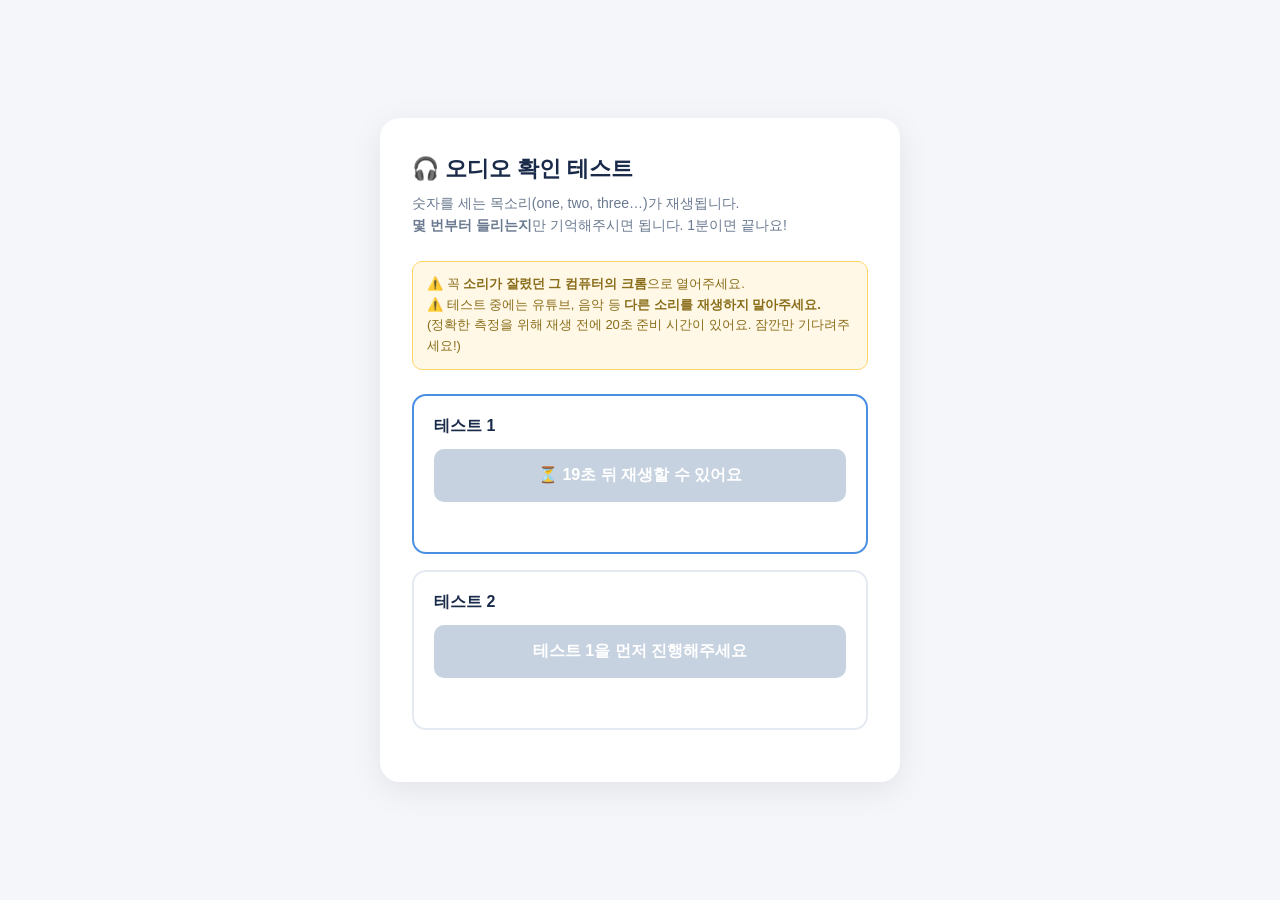
<file: audio-test.html>
<!DOCTYPE html>
<html lang="ko">
<head>
<meta charset="UTF-8">
<meta name="viewport" content="width=device-width, initial-scale=1.0">
<title>오디오 확인 테스트</title>
<style>
  * { margin: 0; padding: 0; box-sizing: border-box; }
  body {
    font-family: 'Pretendard', -apple-system, BlinkMacSystemFont, 'Segoe UI', 'Malgun Gothic', sans-serif;
    background: #f4f6fa;
    min-height: 100vh;
    display: flex;
    justify-content: center;
    align-items: center;
    padding: 20px;
  }
  .card {
    background: #fff;
    border-radius: 20px;
    box-shadow: 0 8px 32px rgba(0,0,0,0.08);
    max-width: 520px;
    width: 100%;
    padding: 36px 32px;
  }
  h1 { font-size: 22px; color: #1a2b4a; margin-bottom: 8px; }
  .subtitle { font-size: 14px; color: #6b7a90; line-height: 1.6; margin-bottom: 24px; }
  .warn {
    background: #fff8e6;
    border: 1px solid #ffd666;
    border-radius: 10px;
    padding: 12px 14px;
    font-size: 13px;
    color: #8a6d1a;
    line-height: 1.6;
    margin-bottom: 24px;
  }
  .test-block {
    border: 2px solid #e5eaf2;
    border-radius: 14px;
    padding: 20px;
    margin-bottom: 16px;
    transition: border-color 0.3s;
  }
  .test-block.active { border-color: #4a90e2; }
  .test-block.done { border-color: #34c98e; background: #f4fdf9; }
  .test-title { font-size: 16px; font-weight: 700; color: #1a2b4a; margin-bottom: 12px; }
  .play-btn {
    width: 100%;
    padding: 16px;
    border: none;
    border-radius: 10px;
    background: #4a90e2;
    color: #fff;
    font-size: 16px;
    font-weight: 700;
    cursor: pointer;
    transition: background 0.2s;
  }
  .play-btn:hover:not(:disabled) { background: #3a7bc8; }
  .play-btn:disabled { background: #c7d2e0; cursor: not-allowed; }
  .status {
    font-size: 13px;
    color: #6b7a90;
    margin-top: 10px;
    min-height: 20px;
    line-height: 1.5;
  }
  .status.playing { color: #4a90e2; font-weight: 600; }
  .status.remember { color: #d97706; font-weight: 600; }
  .countdown-num { font-weight: 700; color: #4a90e2; }
  .result-guide {
    display: none;
    background: #eef6ff;
    border: 1px solid #b3d4f5;
    border-radius: 10px;
    padding: 16px;
    font-size: 14px;
    color: #1a4a7a;
    line-height: 1.7;
    margin-top: 8px;
  }
  .result-guide.show { display: block; }
</style>
</head>
<body>
<div class="card">
  <h1>🎧 오디오 확인 테스트</h1>
  <p class="subtitle">
    숫자를 세는 목소리(one, two, three…)가 재생됩니다.<br>
    <b>몇 번부터 들리는지</b>만 기억해주시면 됩니다. 1분이면 끝나요!
  </p>
  <div class="warn">
    ⚠️ 꼭 <b>소리가 잘렸던 그 컴퓨터의 크롬</b>으로 열어주세요.<br>
    ⚠️ 테스트 중에는 유튜브, 음악 등 <b>다른 소리를 재생하지 말아주세요.</b><br>
    (정확한 측정을 위해 재생 전에 20초 준비 시간이 있어요. 잠깐만 기다려주세요!)
  </div>

  <div class="test-block" id="block1">
    <div class="test-title">테스트 1</div>
    <button class="play-btn" id="btn1" disabled>준비 중…</button>
    <div class="status" id="status1"></div>
  </div>

  <div class="test-block" id="block2">
    <div class="test-title">테스트 2</div>
    <button class="play-btn" id="btn2" disabled>테스트 1을 먼저 진행해주세요</button>
    <div class="status" id="status2"></div>
  </div>

  <div class="result-guide" id="resultGuide">
    ✅ 테스트 완료! 아래 두 가지를 카톡으로 알려주세요.<br>
    ① 테스트 1에서 <b>처음 들린 숫자</b> (예: three부터 들렸어요)<br>
    ② 테스트 2에서 <b>처음 들린 숫자</b><br>
    <br>
    숫자가 하나도 안 들렸거나 다시 해보고 싶으시면, 20초 뒤에 버튼이 다시 켜지니 한 번 더 눌러보셔도 돼요.
  </div>
</div>

<script>
(function() {
  var COOLDOWN = 20; // 오디오 장치가 다시 잠들 때까지 기다리는 시간(초)
  var AUDIO_1 = 'audio-test-original.mp3';
  var AUDIO_2 = 'audio-test-padded.mp3';

  var btn1 = document.getElementById('btn1');
  var btn2 = document.getElementById('btn2');
  var status1 = document.getElementById('status1');
  var status2 = document.getElementById('status2');
  var block1 = document.getElementById('block1');
  var block2 = document.getElementById('block2');
  var resultGuide = document.getElementById('resultGuide');

  var test1Done = false;
  var test2Done = false;
  var playing = false;
  var countdownTimer = null;

  // 미리 받아두면 재생 시점 조건이 실제 서비스와 달라지므로 프리로드하지 않고,
  // 실제 응답고르기 컴포넌트와 동일하게 클릭 시점에 new Audio → play() 한다.
  function playClip(url, statusEl, onDone) {
    playing = true;
    var audio = new Audio(url);
    statusEl.className = 'status playing';
    statusEl.textContent = '🔊 재생 중… 처음 들리는 숫자를 기억해주세요!';
    audio.addEventListener('ended', function() {
      playing = false;
      statusEl.className = 'status remember';
      statusEl.textContent = '방금 처음 들린 숫자를 기억해주세요!';
      onDone();
    });
    audio.addEventListener('error', function() {
      playing = false;
      statusEl.className = 'status';
      statusEl.textContent = '⚠️ 재생에 실패했어요. 인터넷 연결 확인 후 새로고침 해주세요.';
      onDone();
    });
    audio.play().catch(function() {
      playing = false;
      statusEl.className = 'status';
      statusEl.textContent = '⚠️ 재생에 실패했어요. 버튼을 다시 눌러주세요.';
      onDone();
    });
  }

  function setButtons(enabled) {
    btn1.disabled = !enabled;
    btn1.textContent = enabled ? '▶ 테스트 1 재생' : btn1.textContent;
    var b2on = enabled && test1Done;
    btn2.disabled = !b2on;
    if (b2on) btn2.textContent = '▶ 테스트 2 재생';
  }

  // 재생 전 오디오 장치가 완전히 잠들도록 버튼을 잠그고 카운트다운을 보여준다
  function startCooldown(onReady) {
    var remain = COOLDOWN;
    btn1.disabled = true;
    btn2.disabled = true;
    var target = !test1Done ? btn1 : btn2;
    function tick() {
      if (remain <= 0) {
        clearInterval(countdownTimer);
        countdownTimer = null;
        onReady();
        return;
      }
      target.textContent = '⏳ ' + remain + '초 뒤 재생할 수 있어요';
      remain--;
    }
    tick();
    countdownTimer = setInterval(tick, 1000);
  }

  function updateBlocks() {
    block1.className = 'test-block' + (test1Done ? ' done' : ' active');
    block2.className = 'test-block' + (test2Done ? ' done' : (test1Done ? ' active' : ''));
    if (test1Done && test2Done) resultGuide.className = 'result-guide show';
  }

  btn1.addEventListener('click', function() {
    if (playing) return;
    btn1.disabled = true;
    btn2.disabled = true;
    playClip(AUDIO_1, status1, function() {
      test1Done = true;
      updateBlocks();
      startCooldown(function() { setButtons(true); });
    });
  });

  btn2.addEventListener('click', function() {
    if (playing) return;
    btn1.disabled = true;
    btn2.disabled = true;
    playClip(AUDIO_2, status2, function() {
      test2Done = true;
      updateBlocks();
      startCooldown(function() { setButtons(true); });
    });
  });

  // 페이지를 열자마자 재생하면 직전에 다른 소리로 장치가 깨어 있을 수 있으므로
  // 첫 재생 전에도 20초를 기다린다
  updateBlocks();
  startCooldown(function() { setButtons(true); });
})();
</script>
</body>
</html>
</file>
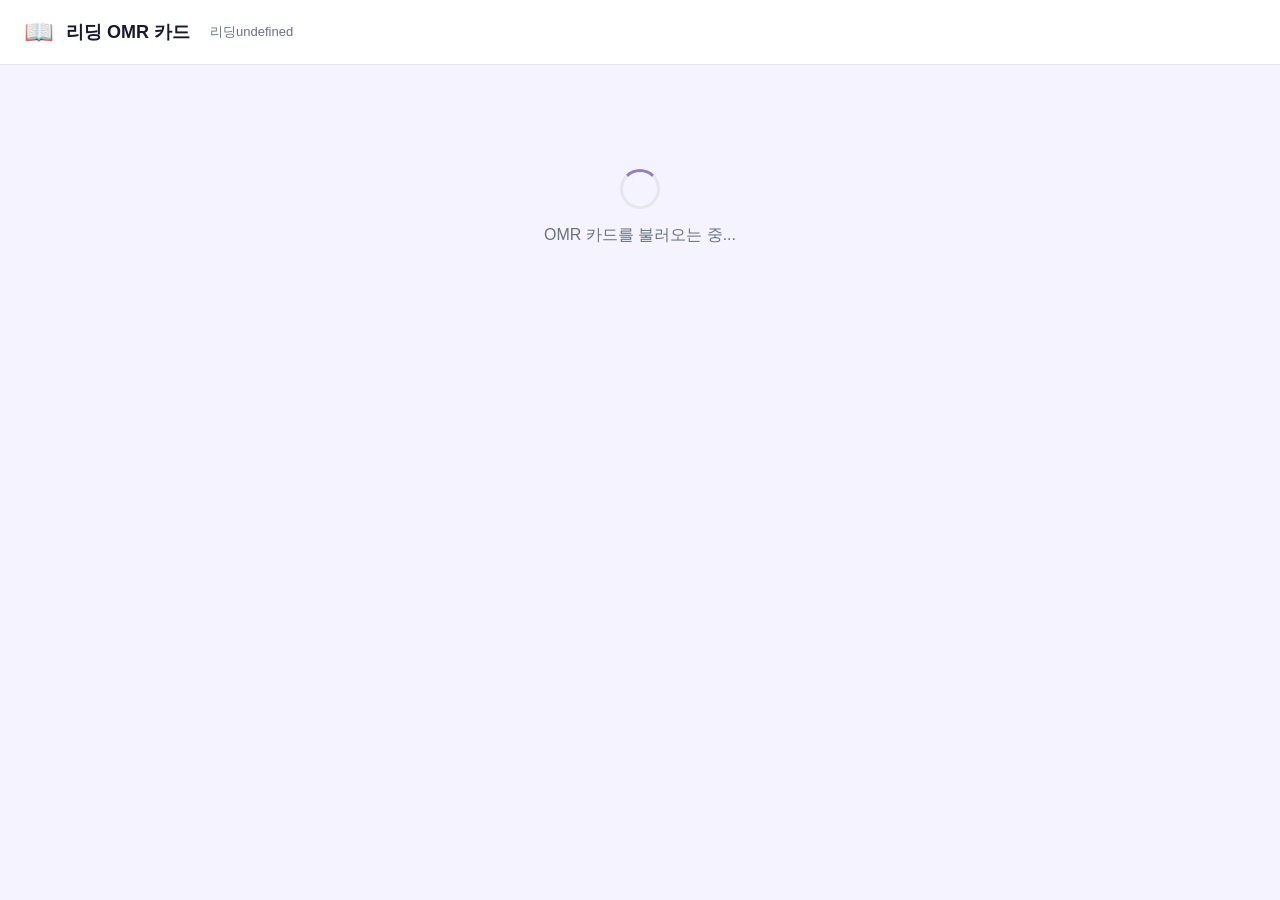
<file: omr-card.html>
<!DOCTYPE html>
<html lang="ko">
<head>
    <meta charset="UTF-8">
    <meta name="viewport" content="width=device-width, initial-scale=1.0">
    <title>OMR 카드</title>
    <link rel="stylesheet" href="https://cdnjs.cloudflare.com/ajax/libs/font-awesome/6.4.0/css/all.min.css">
    <style>
        * { margin: 0; padding: 0; box-sizing: border-box; }
        body {
            font-family: 'Pretendard', -apple-system, BlinkMacSystemFont, sans-serif;
            background: #f5f3ff;
            color: #1a1a2e;
            min-height: 100vh;
        }

        /* ── 헤더 ── */
        .omr-header {
            background: #fff;
            border-bottom: 1px solid #e5e7eb;
            padding: 18px 24px;
            position: sticky;
            top: 0;
            z-index: 10;
            display: flex;
            align-items: center;
            gap: 12px;
        }
        .omr-header-icon { font-size: 24px; }
        .omr-header-title { font-size: 18px; font-weight: 700; }
        .omr-header-sub { font-size: 13px; color: #6b7280; margin-left: 8px; }

        /* ── OMR 본문 ── */
        .omr-body {
            max-width: 600px;
            margin: 0 auto;
            padding: 24px 16px 100px;
        }

        /* ── 섹션 구분 (리스닝 통합 시) ── */
        .omr-section-header {
            display: flex;
            align-items: center;
            gap: 8px;
            margin: 28px 0 16px;
            padding-bottom: 10px;
            border-bottom: 2px solid #9480c5;
        }
        .omr-section-header:first-child { margin-top: 0; }
        .omr-section-label {
            font-size: 15px;
            font-weight: 700;
            color: #5B4A9E;
        }

        /* ── 문제 행 ── */
        .omr-question {
            background: #fff;
            border-radius: 12px;
            padding: 14px 18px;
            margin-bottom: 10px;
            display: flex;
            align-items: center;
            gap: 16px;
            box-shadow: 0 1px 4px rgba(0,0,0,0.04);
            transition: box-shadow 0.2s;
        }
        .omr-question:hover { box-shadow: 0 2px 8px rgba(148,128,197,0.12); }
        .omr-question-num {
            width: 32px;
            height: 32px;
            border-radius: 50%;
            background: #9480c5;
            color: #fff;
            font-size: 14px;
            font-weight: 700;
            display: flex;
            align-items: center;
            justify-content: center;
            flex-shrink: 0;
        }
        .omr-question-choices {
            display: flex;
            gap: 8px;
            flex-wrap: wrap;
            flex: 1;
        }
        .omr-question-hint {
            font-size: 11px;
            color: #9480c5;
            font-weight: 600;
            flex-shrink: 0;
        }

        /* ── 라디오/체크박스 숨기고 커스텀 ── */
        .omr-choice { display: none; }
        .omr-choice-label {
            width: 40px;
            height: 40px;
            border-radius: 50%;
            border: 2px solid #d1d5db;
            display: flex;
            align-items: center;
            justify-content: center;
            font-size: 15px;
            font-weight: 600;
            color: #6b7280;
            cursor: pointer;
            transition: all 0.15s;
            user-select: none;
        }
        .omr-choice-label:hover {
            border-color: #9480c5;
            color: #9480c5;
            background: #f5f3ff;
        }
        .omr-choice:checked + .omr-choice-label {
            background: #9480c5;
            border-color: #9480c5;
            color: #fff;
        }

        /* ── 표 문제 ── */
        .omr-table-wrap {
            background: #fff;
            border-radius: 12px;
            padding: 14px 18px;
            margin-bottom: 10px;
            box-shadow: 0 1px 4px rgba(0,0,0,0.04);
        }
        .omr-table-title {
            display: flex;
            align-items: center;
            gap: 10px;
            margin-bottom: 12px;
        }
        .omr-table {
            width: 100%;
            border-collapse: collapse;
        }
        .omr-table th {
            padding: 8px 6px;
            font-size: 13px;
            font-weight: 600;
            color: #5B4A9E;
            text-align: center;
            border-bottom: 2px solid #e5e7eb;
        }
        .omr-table td {
            padding: 10px 6px;
            text-align: center;
            border-bottom: 1px solid #f3f4f6;
        }
        .omr-table td:first-child {
            font-weight: 600;
            color: #374151;
            font-size: 14px;
        }
        .omr-table .omr-choice:checked + .omr-choice-label {
            background: #9480c5;
            border-color: #9480c5;
            color: #fff;
        }

        /* ── 제출 버튼 ── */
        .omr-submit-area {
            position: fixed;
            bottom: 0;
            left: 0;
            right: 0;
            background: #fff;
            border-top: 1px solid #e5e7eb;
            padding: 16px 24px;
            display: flex;
            justify-content: center;
            z-index: 10;
        }
        .omr-submit-btn {
            width: 100%;
            max-width: 600px;
            padding: 16px;
            background: #9480c5;
            color: #fff;
            border: none;
            border-radius: 12px;
            font-size: 16px;
            font-weight: 700;
            cursor: pointer;
            transition: background 0.2s;
            font-family: inherit;
        }
        .omr-submit-btn:hover { background: #7b67b0; }
        .omr-submit-btn:disabled {
            background: #d1d5db;
            cursor: not-allowed;
        }

        /* ── 확인 팝업 ── */
        .omr-confirm-overlay {
            position: fixed;
            top: 0; left: 0;
            width: 100%; height: 100%;
            background: rgba(0,0,0,0.5);
            display: flex;
            align-items: center;
            justify-content: center;
            z-index: 9999;
        }
        .omr-confirm-box {
            background: #fff;
            border-radius: 16px;
            padding: 32px 28px;
            text-align: center;
            max-width: 340px;
            width: 90%;
            box-shadow: 0 8px 32px rgba(0,0,0,0.2);
        }
        .omr-confirm-icon { font-size: 40px; margin-bottom: 14px; }
        .omr-confirm-title { font-size: 17px; font-weight: 700; margin-bottom: 8px; }
        .omr-confirm-desc { font-size: 14px; color: #666; line-height: 1.7; margin-bottom: 22px; }
        .omr-confirm-buttons { display: flex; gap: 10px; }
        .omr-confirm-buttons button {
            flex: 1;
            padding: 12px;
            border-radius: 10px;
            font-size: 15px;
            font-weight: 600;
            cursor: pointer;
            font-family: inherit;
            border: none;
            transition: background 0.2s;
        }
        .omr-confirm-cancel { background: #f3f4f6; color: #374151; }
        .omr-confirm-cancel:hover { background: #e5e7eb; }
        .omr-confirm-ok { background: #9480c5; color: #fff; }
        .omr-confirm-ok:hover { background: #7b67b0; }

        /* ── 결과 화면 ── */
        .omr-result { display: none; }
        .omr-result-score {
            background: #fff;
            border-radius: 16px;
            padding: 28px;
            text-align: center;
            margin-bottom: 20px;
            box-shadow: 0 2px 12px rgba(148,128,197,0.1);
        }
        .omr-result-emoji { font-size: 48px; margin-bottom: 12px; }
        .omr-result-scaled {
            font-size: 36px;
            font-weight: 800;
            color: #5B4A9E;
        }
        .omr-result-scaled-sub {
            font-size: 14px;
            color: #6b7280;
            margin-top: 4px;
        }
        .omr-result-raw {
            font-size: 15px;
            color: #374151;
            margin-top: 12px;
            padding-top: 12px;
            border-top: 1px solid #f3f4f6;
        }

        /* ── 결과 뱃지 ── */
        .omr-result-badges {
            background: #fff;
            border-radius: 16px;
            padding: 20px;
            box-shadow: 0 2px 12px rgba(148,128,197,0.1);
        }
        .omr-result-badges-title {
            font-size: 14px;
            font-weight: 600;
            color: #6b7280;
            margin-bottom: 14px;
        }
        .omr-result-section-label {
            font-size: 13px;
            font-weight: 700;
            color: #5B4A9E;
            margin: 16px 0 10px;
            padding-bottom: 6px;
            border-bottom: 1px solid #f3f4f6;
        }
        .omr-result-section-label:first-child { margin-top: 0; }
        .omr-badges-grid {
            display: flex;
            flex-wrap: wrap;
            gap: 8px;
        }
        .omr-badge {
            width: 40px;
            height: 40px;
            border-radius: 10px;
            display: flex;
            align-items: center;
            justify-content: center;
            font-size: 14px;
            font-weight: 700;
        }
        .omr-badge-correct {
            background: #dcfce7;
            color: #166534;
        }
        .omr-badge-wrong {
            background: #fee2e2;
            color: #991b1b;
        }

        /* ── 결과 닫기 버튼 ── */
        .omr-result-close {
            margin-top: 20px;
            text-align: center;
        }
        .omr-result-close-btn {
            padding: 14px 48px;
            background: #9480c5;
            color: #fff;
            border: none;
            border-radius: 12px;
            font-size: 16px;
            font-weight: 600;
            cursor: pointer;
            font-family: inherit;
            transition: background 0.2s;
        }
        .omr-result-close-btn:hover { background: #7b67b0; }

        /* ── 이미 제출됨 ── */
        .omr-already-submitted {
            text-align: center;
            padding: 60px 20px;
        }
        .omr-already-submitted i {
            font-size: 48px;
            color: #9480c5;
            margin-bottom: 16px;
        }
        .omr-already-submitted h2 {
            font-size: 20px;
            margin-bottom: 8px;
        }
        .omr-already-submitted p {
            color: #6b7280;
            font-size: 14px;
        }

        /* ── 읽기 전용 리뷰 모드 ── */
        .omr-review-banner {
            background: #f0f4ff;
            border: 1px solid #c7d2fe;
            border-radius: 12px;
            padding: 14px 18px;
            margin-bottom: 20px;
            display: flex;
            align-items: center;
            gap: 10px;
            font-size: 14px;
            color: #4338ca;
            font-weight: 600;
        }
        .omr-review-banner i { font-size: 18px; }
        .omr-review-mode .omr-choice-label {
            cursor: default;
            pointer-events: none;
            opacity: 0.9;
        }
        .omr-review-mode .omr-choice:checked + .omr-choice-label.is-correct {
            background: #c8e1cc;
            border-color: #c8e1cc;
            color: #1a5c2a;
        }
        .omr-review-mode .omr-choice:checked + .omr-choice-label.is-wrong {
            background: #fdaaaa;
            border-color: #fdaaaa;
            color: #7c1d1d;
        }
        .omr-review-mode .omr-question-num.q-correct {
            background: #c8e1cc;
            color: #1a5c2a;
        }
        .omr-review-mode .omr-question-num.q-wrong {
            background: #fdaaaa;
            color: #7c1d1d;
        }
        .omr-review-scores {
            display: flex;
            gap: 16px;
            margin-bottom: 20px;
        }
        .omr-review-score-item {
            flex: 1;
            background: #fff;
            border-radius: 12px;
            padding: 14px 18px;
            text-align: center;
            box-shadow: 0 1px 4px rgba(0,0,0,0.04);
        }
        .omr-review-score-label {
            display: block;
            font-size: 12px;
            color: #6b7280;
            margin-bottom: 4px;
        }
        .omr-review-score-value {
            font-size: 18px;
            font-weight: 700;
            color: #5B4A9E;
        }
        .omr-review-close {
            text-align: center;
            margin-top: 24px;
            padding-bottom: 20px;
        }
        .omr-review-close-btn {
            padding: 14px 48px;
            background: #9480c5;
            color: #fff;
            border: none;
            border-radius: 12px;
            font-size: 16px;
            font-weight: 600;
            cursor: pointer;
            font-family: inherit;
            transition: background 0.2s;
        }
        .omr-review-close-btn:hover { background: #7b67b0; }

        /* ── 로딩 ── */
        .omr-loading {
            text-align: center;
            padding: 80px 20px;
            color: #6b7280;
        }
        .omr-loading-spinner {
            width: 40px; height: 40px;
            border: 3px solid #e5e7eb;
            border-top-color: #9480c5;
            border-radius: 50%;
            animation: omrSpin 0.8s linear infinite;
            margin: 0 auto 16px;
        }
        @keyframes omrSpin { to { transform: rotate(360deg); } }

        @media (max-width: 480px) {
            .omr-body { padding: 16px 12px 100px; }
            .omr-choice-label { width: 36px; height: 36px; font-size: 13px; }
            .omr-question { padding: 12px 14px; gap: 12px; }
        }
    </style>
</head>
<body>
    <div class="omr-header">
        <span class="omr-header-icon" id="omrHeaderIcon">📖</span>
        <span class="omr-header-title" id="omrHeaderTitle">OMR 카드</span>
        <span class="omr-header-sub" id="omrHeaderSub"></span>
    </div>

    <div class="omr-body">
        <div class="omr-loading" id="omrLoading">
            <div class="omr-loading-spinner"></div>
            <p>OMR 카드를 불러오는 중...</p>
        </div>

        <div id="omrForm" style="display:none;"></div>

        <div class="omr-result" id="omrResult"></div>

        <div class="omr-already-submitted" id="omrAlready" style="display:none;">
            <i class="fas fa-check-circle"></i>
            <h2>이미 제출되었습니다</h2>
            <p>이 과제의 OMR은 이미 제출되었습니다.</p>
        </div>
    </div>

    <div class="omr-submit-area" id="omrSubmitArea" style="display:none;">
        <button class="omr-submit-btn" id="omrSubmitBtn" onclick="handleSubmit()">제출하기</button>
    </div>

    <!-- 정지·환불 판정(테스트룸 공통 규칙) — 새 제출 전 검사용. 2026-10-12 -->
    <script src="js/timezone-utils.js?v=20261108_extbanner"></script>
    <script src="js/supabase-client.js?v=20261108_extsync"></script>
    <script>
    // ── Supabase 설정 ──
    var SUPABASE_URL = 'https://qpqjevecjejvbeuogtbx.supabase.co';
    var SUPABASE_KEY = 'eyJhbGciOiJIUzI1NiIsInR5cCI6IkpXVCJ9.eyJpc3MiOiJzdXBhYmFzZSIsInJlZiI6InFwcWpldmVjamVqdmJldW9ndGJ4Iiwicm9sZSI6ImFub24iLCJpYXQiOjE3NzE0MDAxNDEsImV4cCI6MjA4Njk3NjE0MX0.pJvY4u9oHQYa7IvAjWluHMow_4WIkONDBBasnXxF5Gc';

    async function sbFetch(endpoint, options) {
        options = options || {};
        var headers = {
            'apikey': SUPABASE_KEY,
            'Authorization': 'Bearer ' + SUPABASE_KEY,
            'Content-Type': 'application/json'
        };
        if (options.headers) {
            Object.keys(options.headers).forEach(function(k) { headers[k] = options.headers[k]; });
        }
        options.headers = headers;
        var res = await fetch(SUPABASE_URL + endpoint, options);
        if (!res.ok) return null;
        var text = await res.text();
        return text ? JSON.parse(text) : null;
    }

    // ── URL 파라미터 파싱 ──
    var params = new URLSearchParams(window.location.search);
    var omrType = params.get('type');           // 'reading' or 'listening'
    var moduleNumbers = params.get('modules');   // '1' or '4,5' (쉼표 구분)
    var week = params.get('week');
    var day = params.get('day');
    var userId = params.get('userId');

    var modules = moduleNumbers ? moduleNumbers.split(',').map(Number) : [];
    var answerData = {};   // { moduleNumber: { questions: [...] } }
    var isListening = omrType === 'listening';

    // ── 초기화 ──
    init();

    async function init() {
        // 헤더 설정
        if (isListening) {
            document.getElementById('omrHeaderIcon').textContent = '🎧';
            document.getElementById('omrHeaderTitle').textContent = '리스닝 OMR 카드';
            if (modules.length > 1) {
                document.getElementById('omrHeaderSub').textContent = '리스닝' + modules[0] + ' ~ 리스닝' + modules[modules.length - 1];
            } else {
                document.getElementById('omrHeaderSub').textContent = '리스닝' + modules[0];
            }
        } else {
            document.getElementById('omrHeaderIcon').textContent = '📖';
            document.getElementById('omrHeaderTitle').textContent = '리딩 OMR 카드';
            document.getElementById('omrHeaderSub').textContent = '리딩' + modules[0];
        }

        // 제출 데이터 + 정답 데이터 병렬 로드
        var results = await Promise.all([checkAlreadySubmitted(), loadAnswerData()]);
        var submittedData = results[0];
        var loaded = results[1];
        if (!loaded) {
            document.getElementById('omrLoading').innerHTML = '<p>정답 데이터를 불러올 수 없습니다.<br>관리자에게 문의해 주세요.</p>';
            return;
        }

        if (submittedData) {
            renderOMRForm();
            applyReviewMode(submittedData);
            document.getElementById('omrLoading').style.display = 'none';
            document.getElementById('omrForm').style.display = 'block';
            document.querySelector('.omr-body').style.paddingBottom = '24px';
            return;
        }

        // 정지·환불 중이면 새 제출 불가 — 일정 화면 카드와 같은 관문. 주소로 바로 열어도 막는다(2026-10-12)
        var stopMsg = await getOmrStopMessage();
        if (stopMsg) {
            document.getElementById('omrLoading').innerHTML = '<p>' + stopMsg.replace(/\n/g, '<br>') + '</p>';
            return;
        }

        // OMR 폼 렌더링
        renderOMRForm();
        document.getElementById('omrLoading').style.display = 'none';
        document.getElementById('omrForm').style.display = 'block';
        document.getElementById('omrSubmitArea').style.display = 'flex';
    }

    // 이 학생의 내챌이 멈춰 있으면(정지·환불) 안내문, 아니면 null.
    //   학생 = 테스트룸 세션(창을 열 때 복사됨), 없거나 다른 학생이면 userId의 최근 신청서. 상태는 서버에서 다시 읽는다.
    async function getOmrStopMessage() {
        if (typeof refreshPauseState !== 'function' || typeof challengeStopReason !== 'function') return null;
        var u = null;
        try { u = JSON.parse(sessionStorage.getItem('currentUser') || 'null'); } catch (e) { u = null; }
        if (!u || u.id !== userId) u = { id: userId };
        if (!u.applicationId && userId) {
            try {
                var apps = await supabaseSelect('applications', 'user_id=eq.' + encodeURIComponent(userId) + '&order=created_at.desc&limit=1&select=id');
                if (apps && apps[0]) u.applicationId = apps[0].id;
            } catch (e) { /* 못 찾으면 판정 없음 */ }
        }
        if (u.applicationId) {
            try { u = await refreshPauseState(u); } catch (e) { /* 세션 값 유지 */ }
        }
        var reason = challengeStopReason(u);
        return reason ? STOP_TASK_MSG[reason] : null;
    }

    async function checkAlreadySubmitted() {
        if (!userId) return null;
        var q = 'user_id=eq.' + userId
            + '&section_type=eq.' + omrType
            + '&module_number=in.(' + modules.join(',') + ')'
            + '&week=eq.' + encodeURIComponent(String(week))
            + '&day=eq.' + encodeURIComponent(day)
            + '&initial_record=not.is.null'
            + '&select=module_number,initial_record';
        var rows = await sbFetch('/rest/v1/aus_study_results?' + q);
        if (!rows || rows.length === 0) return null;
        var submitted = {};
        rows.forEach(function(row) {
            var rec = typeof row.initial_record === 'string' ? JSON.parse(row.initial_record) : row.initial_record;
            submitted[row.module_number] = rec;
        });
        return submitted;
    }

    async function loadAnswerData() {
        var q = 'section_type=eq.' + omrType
            + '&module_number=in.(' + modules.join(',') + ')'
            + '&select=module_number,questions';
        var rows = await sbFetch('/rest/v1/aus_omr_answers?' + q);
        if (!rows || rows.length === 0) return false;
        rows.forEach(function(row) { answerData[row.module_number] = row; });
        return true;
    }

    // ── OMR 폼 렌더링 ──
    function renderOMRForm() {
        var html = '';
        var globalQNum = 0;

        modules.forEach(function(mod) {
            var data = answerData[mod];
            var questions = typeof data.questions === 'string' ? JSON.parse(data.questions) : data.questions;
            answerData[mod]._parsed = questions;

            if (modules.length > 1) {
                var label = isListening ? '리스닝' + mod : '리딩' + mod;
                html += '<div class="omr-section-header"><span class="omr-section-label">' + label + ' (' + questions.length + '문제)</span></div>';
            }

            questions.forEach(function(q, idx) {
                globalQNum++;
                var qId = 'q_' + mod + '_' + q.no;

                if (q.type === 'table') {
                    html += renderTableQuestion(q, mod, globalQNum);
                } else if (q.type === 'multi' || (q.type === 'pick3')) {
                    html += renderMultiQuestion(q, mod, globalQNum);
                } else {
                    html += renderSingleQuestion(q, mod, globalQNum);
                }
            });
        });

        document.getElementById('omrForm').innerHTML = html;
    }

    function renderSingleQuestion(q, mod, gNum) {
        var choices = ['A', 'B', 'C', 'D'];
        var name = 'q_' + mod + '_' + q.no;
        var h = '<div class="omr-question">';
        h += '<div class="omr-question-num">' + q.no + '</div>';
        h += '<div class="omr-question-choices">';
        choices.forEach(function(c) {
            h += '<input type="radio" class="omr-choice" name="' + name + '" value="' + c + '" id="' + name + '_' + c + '">';
            h += '<label class="omr-choice-label" for="' + name + '_' + c + '">' + c + '</label>';
        });
        h += '</div></div>';
        return h;
    }

    function renderMultiQuestion(q, mod, gNum) {
        var count = q.count || 2;
        var choices = count === 3 ? ['A', 'B', 'C', 'D', 'E', 'F'] : ['A', 'B', 'C', 'D'];
        var name = 'q_' + mod + '_' + q.no;
        var h = '<div class="omr-question">';
        h += '<div class="omr-question-num">' + q.no + '</div>';
        h += '<div class="omr-question-choices">';
        choices.forEach(function(c) {
            h += '<input type="checkbox" class="omr-choice" name="' + name + '" value="' + c + '" id="' + name + '_' + c + '" data-max="' + count + '" onchange="limitCheck(this)">';
            h += '<label class="omr-choice-label" for="' + name + '_' + c + '">' + c + '</label>';
        });
        h += '</div>';
        h += '<span class="omr-question-hint">' + count + '개 선택</span>';
        h += '</div>';
        return h;
    }

    function renderTableQuestion(q, mod, gNum) {
        var rows = q.rows || 4;
        var cols = q.cols || 2;
        var colLabels = [];
        for (var c = 0; c < cols; c++) colLabels.push(String.fromCharCode(65 + c));

        var h = '<div class="omr-table-wrap">';
        h += '<div class="omr-table-title">';
        h += '<div class="omr-question-num">' + q.no + '</div>';
        h += '<span style="font-size:14px;font-weight:600;color:#374151;">표 문제 (' + rows + '행 ' + cols + '열)</span>';
        h += '<span class="omr-question-hint">2점</span>';
        h += '</div>';
        h += '<table class="omr-table"><thead><tr><th></th>';
        colLabels.forEach(function(cl) { h += '<th>' + cl + '</th>'; });
        h += '</tr></thead><tbody>';

        for (var r = 1; r <= rows; r++) {
            var name = 'q_' + mod + '_' + q.no + '_r' + r;
            h += '<tr><td>' + r + '</td>';
            colLabels.forEach(function(cl) {
                h += '<td>';
                h += '<input type="radio" class="omr-choice" name="' + name + '" value="' + cl + '" id="' + name + '_' + cl + '">';
                h += '<label class="omr-choice-label" for="' + name + '_' + cl + '">' + cl + '</label>';
                h += '</td>';
            });
            h += '</tr>';
        }

        h += '</tbody></table></div>';
        return h;
    }

    function limitCheck(el) {
        var max = parseInt(el.getAttribute('data-max'));
        var name = el.getAttribute('name');
        var checked = document.querySelectorAll('input[name="' + name + '"]:checked');
        if (checked.length > max) {
            el.checked = false;
        }
    }

    // ── 제출 ──
    function handleSubmit() {
        showConfirm();
    }

    function showConfirm() {
        var overlay = document.createElement('div');
        overlay.className = 'omr-confirm-overlay';
        overlay.innerHTML =
            '<div class="omr-confirm-box">' +
                '<div class="omr-confirm-icon">📋</div>' +
                '<div class="omr-confirm-title">제출하시겠습니까?</div>' +
                '<div class="omr-confirm-desc">제출하면 바로 기록됩니다.<br>제출 후에는 수정할 수 없습니다.</div>' +
                '<div class="omr-confirm-buttons">' +
                    '<button class="omr-confirm-cancel" id="omrConfirmCancel">취소</button>' +
                    '<button class="omr-confirm-ok" id="omrConfirmOk">확인</button>' +
                '</div>' +
            '</div>';
        document.body.appendChild(overlay);

        document.getElementById('omrConfirmCancel').onclick = function() { overlay.remove(); };
        document.getElementById('omrConfirmOk').onclick = function() {
            overlay.remove();
            doSubmit();
        };
    }

    async function doSubmit() {
        document.getElementById('omrSubmitBtn').disabled = true;
        document.getElementById('omrSubmitBtn').textContent = '채점 중...';

        var result = gradeAll();
        await saveResults(result);

        showResult(result);
    }

    // ── 채점 ──
    function gradeAll() {
        var totalRaw = 0;
        var maxRaw = 0;
        var totalCorrect = 0;
        var totalQuestions = 0;
        var moduleResults = {};

        modules.forEach(function(mod) {
            var data = answerData[mod];
            var questions = data._parsed;
            var qResults = [];

            questions.forEach(function(q) {
                var res = gradeQuestion(q, mod);
                qResults.push(res);
                totalRaw += res.points;
                maxRaw += res.maxPoints;
                totalQuestions++;
                if (res.correct) totalCorrect++;
            });

            moduleResults[mod] = qResults;
        });

        var scaledScore;
        var scoreType;

        if (isListening) {
            scaledScore = maxRaw > 0 ? Math.round((totalRaw / maxRaw) * 30) : 0;
            scoreType = 'listening';
        } else {
            scaledScore = calcReadingScore(moduleResults);
            scoreType = 'reading';
        }

        return {
            scoreType: scoreType,
            scaledScore: scaledScore,
            totalRaw: totalRaw,
            maxRaw: maxRaw,
            totalCorrect: totalCorrect,
            totalQuestions: totalQuestions,
            moduleResults: moduleResults
        };
    }

    function gradeQuestion(q, mod) {
        if (q.type === 'table') {
            return gradeTable(q, mod);
        } else if (q.type === 'multi' || q.type === 'pick3') {
            return gradeMulti(q, mod);
        } else {
            return gradeSingle(q, mod);
        }
    }

    function gradeSingle(q, mod) {
        var name = 'q_' + mod + '_' + q.no;
        var selected = document.querySelector('input[name="' + name + '"]:checked');
        var answer = selected ? selected.value : '';
        var correct = answer === q.answer;
        var pts = isListening ? 1 : 0;
        return { no: q.no, type: 'single', answer: answer, correctAnswer: q.answer, correct: correct, points: correct ? (isListening ? 1 : 1) : 0, maxPoints: isListening ? 1 : 1 };
    }

    function gradeMulti(q, mod) {
        var name = 'q_' + mod + '_' + q.no;
        var checked = document.querySelectorAll('input[name="' + name + '"]:checked');
        var selected = [];
        checked.forEach(function(el) { selected.push(el.value); });
        selected.sort();
        var correctArr = (q.answer || []).slice().sort();

        if (q.type === 'pick3' || q.count === 3) {
            // 마지막 문제 (3개 고르기) - 리딩 전용 부분 점수
            var matchCount = 0;
            selected.forEach(function(s) { if (correctArr.indexOf(s) >= 0) matchCount++; });

            if (!isListening) {
                return { no: q.no, type: 'pick3', answer: selected, correctAnswer: correctArr, correct: matchCount === 3, matchCount: matchCount, points: matchCount, maxPoints: 3 };
            } else {
                var correct = matchCount === selected.length && matchCount === correctArr.length;
                return { no: q.no, type: 'multi', answer: selected, correctAnswer: correctArr, correct: correct, points: correct ? 1 : 0, maxPoints: 1 };
            }
        } else {
            var correct = selected.length === correctArr.length && selected.join(',') === correctArr.join(',');
            return { no: q.no, type: 'multi', answer: selected, correctAnswer: correctArr, correct: correct, points: correct ? 1 : 0, maxPoints: 1 };
        }
    }

    function gradeTable(q, mod) {
        var rows = q.rows || 4;
        var allCorrect = true;
        var rowResults = [];

        for (var r = 1; r <= rows; r++) {
            var name = 'q_' + mod + '_' + q.no + '_r' + r;
            var selected = document.querySelector('input[name="' + name + '"]:checked');
            var answer = selected ? selected.value : '';
            var correctVal = q.answer[String(r)] || q.answer[r];
            var rowCorrect = answer === correctVal;
            if (!rowCorrect) allCorrect = false;
            rowResults.push({ row: r, answer: answer, correctAnswer: correctVal, correct: rowCorrect });
        }

        return { no: q.no, type: 'table', rowResults: rowResults, correct: allCorrect, points: allCorrect ? 2 : 0, maxPoints: 2 };
    }

    function calcReadingScore(moduleResults) {
        var mod = modules[0];
        var data = answerData[mod];
        var questions = data._parsed;
        var totalQ = questions.length;
        var qResults = moduleResults[mod];

        var perQ, lastFull;
        if (totalQ === 12) { perQ = 30 / 13; lastFull = perQ * 2; }
        else if (totalQ === 13) { perQ = 30 / 14; lastFull = perQ * 2; }
        else { perQ = 2; lastFull = 4; }

        var score = 0;
        for (var i = 0; i < qResults.length; i++) {
            var r = qResults[i];
            if (i === qResults.length - 1 && r.type === 'pick3') {
                if (r.matchCount <= 1) score += 0;
                else if (r.matchCount === 2) score += perQ;
                else if (r.matchCount === 3) score += lastFull;
            } else {
                if (r.correct) score += perQ;
            }
        }

        score = Math.round(score);
        if (score === 29) score = 30;
        return score;
    }

    // ── 결과 저장 ──
    async function saveResults(result) {
        for (var i = 0; i < modules.length; i++) {
            var mod = modules[i];
            var qResults = result.moduleResults[mod];
            var answers = {};
            var wrongNumbers = [];

            qResults.forEach(function(r) {
                if (r.type === 'table') {
                    answers[r.no] = r.rowResults.map(function(rr) { return rr.answer; });
                } else if (r.type === 'multi' || r.type === 'pick3') {
                    answers[r.no] = r.answer;
                } else {
                    answers[r.no] = r.answer;
                }
                if (!r.correct) wrongNumbers.push(r.no);
            });

            var record = {
                answers: answers,
                wrong_numbers: wrongNumbers,
                score: result.scaledScore,
                raw: result.totalRaw,
                max_raw: result.maxRaw,
                total_correct: result.totalCorrect,
                total_questions: result.totalQuestions
            };

            if (isListening && modules.length > 1) {
                record.combined_modules = modules;
            }

            var data = {
                user_id: userId,
                section_type: omrType,
                module_number: mod,
                week: String(week),
                day: day,
                initial_record: record,
                completed_at: new Date().toISOString()
            };

            await sbFetch('/rest/v1/aus_study_results', {
                method: 'POST',
                headers: {
                    'Prefer': 'resolution=merge-duplicates,return=representation'
                },
                body: JSON.stringify(data)
            });
        }

        // 부모 창에 완료 알림
        if (window.opener) {
            try { window.opener.postMessage({ type: 'omr-submitted', modules: modules, omrType: omrType }, '*'); } catch(e) {}
        }
    }

    // ── 결과 화면 ──
    function showResult(result) {
        document.getElementById('omrForm').style.display = 'none';
        document.getElementById('omrSubmitArea').style.display = 'none';

        var isSingleListening = isListening && modules.length === 1 && isStandardW2Single();

        var html = '<div class="omr-result-score">';
        html += '<div class="omr-result-emoji">🎯</div>';

        if (isSingleListening) {
            html += '<div class="omr-result-scaled">' + result.totalCorrect + ' / ' + result.totalQuestions + '</div>';
            html += '<div class="omr-result-scaled-sub">맞은 문제 수</div>';
        } else {
            html += '<div class="omr-result-scaled">' + result.scaledScore + '점</div>';
            html += '<div class="omr-result-scaled-sub">가채점 (30점 만점)</div>';
            if (isListening) {
                html += '<div class="omr-result-raw">Raw: ' + result.totalRaw + ' / ' + result.maxRaw + '</div>';
            } else {
                html += '<div class="omr-result-raw">정답: ' + result.totalCorrect + ' / ' + result.totalQuestions + '</div>';
            }
        }
        html += '</div>';

        // 뱃지
        html += '<div class="omr-result-badges">';
        html += '<div class="omr-result-badges-title">문제별 정오답</div>';

        modules.forEach(function(mod) {
            var qResults = result.moduleResults[mod];
            if (modules.length > 1) {
                var label = isListening ? '리스닝' + mod : '리딩' + mod;
                html += '<div class="omr-result-section-label">' + label + '</div>';
            }
            html += '<div class="omr-badges-grid">';
            qResults.forEach(function(r) {
                var cls = r.correct ? 'omr-badge-correct' : 'omr-badge-wrong';
                html += '<div class="omr-badge ' + cls + '">' + r.no + '</div>';
            });
            html += '</div>';
        });

        html += '</div>';

        html += '<div class="omr-result-close">';
        html += '<button class="omr-result-close-btn" onclick="window.close()">창 닫기</button>';
        html += '</div>';

        var resultEl = document.getElementById('omrResult');
        resultEl.innerHTML = html;
        resultEl.style.display = 'block';
    }

    function isStandardW2Single() {
        if (modules.length !== 1) return false;
        var m = modules[0];
        return m >= 1 && m <= 3;
    }

    function applyReviewMode(submittedData) {
        var form = document.getElementById('omrForm');
        form.classList.add('omr-review-mode');

        var firstRec = submittedData[modules[0]];
        var score = firstRec.score;
        var totalCorrect = firstRec.total_correct;
        var totalQuestions = firstRec.total_questions;

        var bannerHtml = '<div class="omr-review-banner">' +
            '<i class="fas fa-lock"></i>' +
            '이미 제출되어 수정할 수 없습니다.' +
            '</div>' +
            '<div class="omr-review-scores">' +
            '<div class="omr-review-score-item"><span class="omr-review-score-label">점수</span><span class="omr-review-score-value">' + score + ' / 30</span></div>' +
            '<div class="omr-review-score-item"><span class="omr-review-score-label">Raw Score</span><span class="omr-review-score-value">' + totalCorrect + ' / ' + totalQuestions + '</span></div>' +
            '</div>';
        form.insertAdjacentHTML('afterbegin', bannerHtml);

        modules.forEach(function(mod) {
            var rec = submittedData[mod];
            if (!rec) return;
            var answers = rec.answers || {};
            var wrongSet = new Set((rec.wrong_numbers || []).map(Number));
            var data = answerData[mod];
            var questions = data._parsed;

            questions.forEach(function(q) {
                var isWrong = wrongSet.has(q.no);

                if (q.type === 'table') {
                    var saved = answers[q.no] || [];
                    var correctAnswers = q.answer;
                    for (var r = 1; r <= (q.rows || 4); r++) {
                        var name = 'q_' + mod + '_' + q.no + '_r' + r;
                        var val = saved[r - 1] || '';
                        if (val) {
                            var input = document.getElementById(name + '_' + val);
                            if (input) {
                                input.checked = true;
                                var correctVal = correctAnswers[String(r)] || correctAnswers[r];
                                var label = input.nextElementSibling;
                                if (label) label.classList.add(val === correctVal ? 'is-correct' : 'is-wrong');
                            }
                        }
                    }
                } else if (q.type === 'multi' || q.type === 'pick3') {
                    var saved = answers[q.no] || [];
                    if (!Array.isArray(saved)) saved = [saved];
                    var correctArr = (q.answer || []).slice().sort();
                    saved.forEach(function(val) {
                        var input = document.getElementById('q_' + mod + '_' + q.no + '_' + val);
                        if (input) {
                            input.checked = true;
                            var label = input.nextElementSibling;
                            if (label) label.classList.add(correctArr.indexOf(val) >= 0 ? 'is-correct' : 'is-wrong');
                        }
                    });
                } else {
                    var val = answers[q.no] || '';
                    if (val) {
                        var input = document.getElementById('q_' + mod + '_' + q.no + '_' + val);
                        if (input) {
                            input.checked = true;
                            var label = input.nextElementSibling;
                            if (label) label.classList.add(isWrong ? 'is-wrong' : 'is-correct');
                        }
                    }
                }

                var numEl = document.querySelector('input[name="q_' + mod + '_' + q.no + '"]');
                if (numEl) {
                    var questionRow = numEl.closest('.omr-question') || numEl.closest('.omr-table-wrap');
                    if (questionRow) {
                        var numBadge = questionRow.querySelector('.omr-question-num');
                        if (numBadge) numBadge.classList.add(isWrong ? 'q-wrong' : 'q-correct');
                    }
                }
            });
        });

        form.querySelectorAll('.omr-choice').forEach(function(input) {
            input.disabled = true;
        });

        var closeHtml = '<div class="omr-review-close">' +
            '<button class="omr-review-close-btn" onclick="window.close()">닫기</button>' +
            '</div>';
        form.insertAdjacentHTML('beforeend', closeHtml);
    }
    </script>
</body>
</html>
</file>
